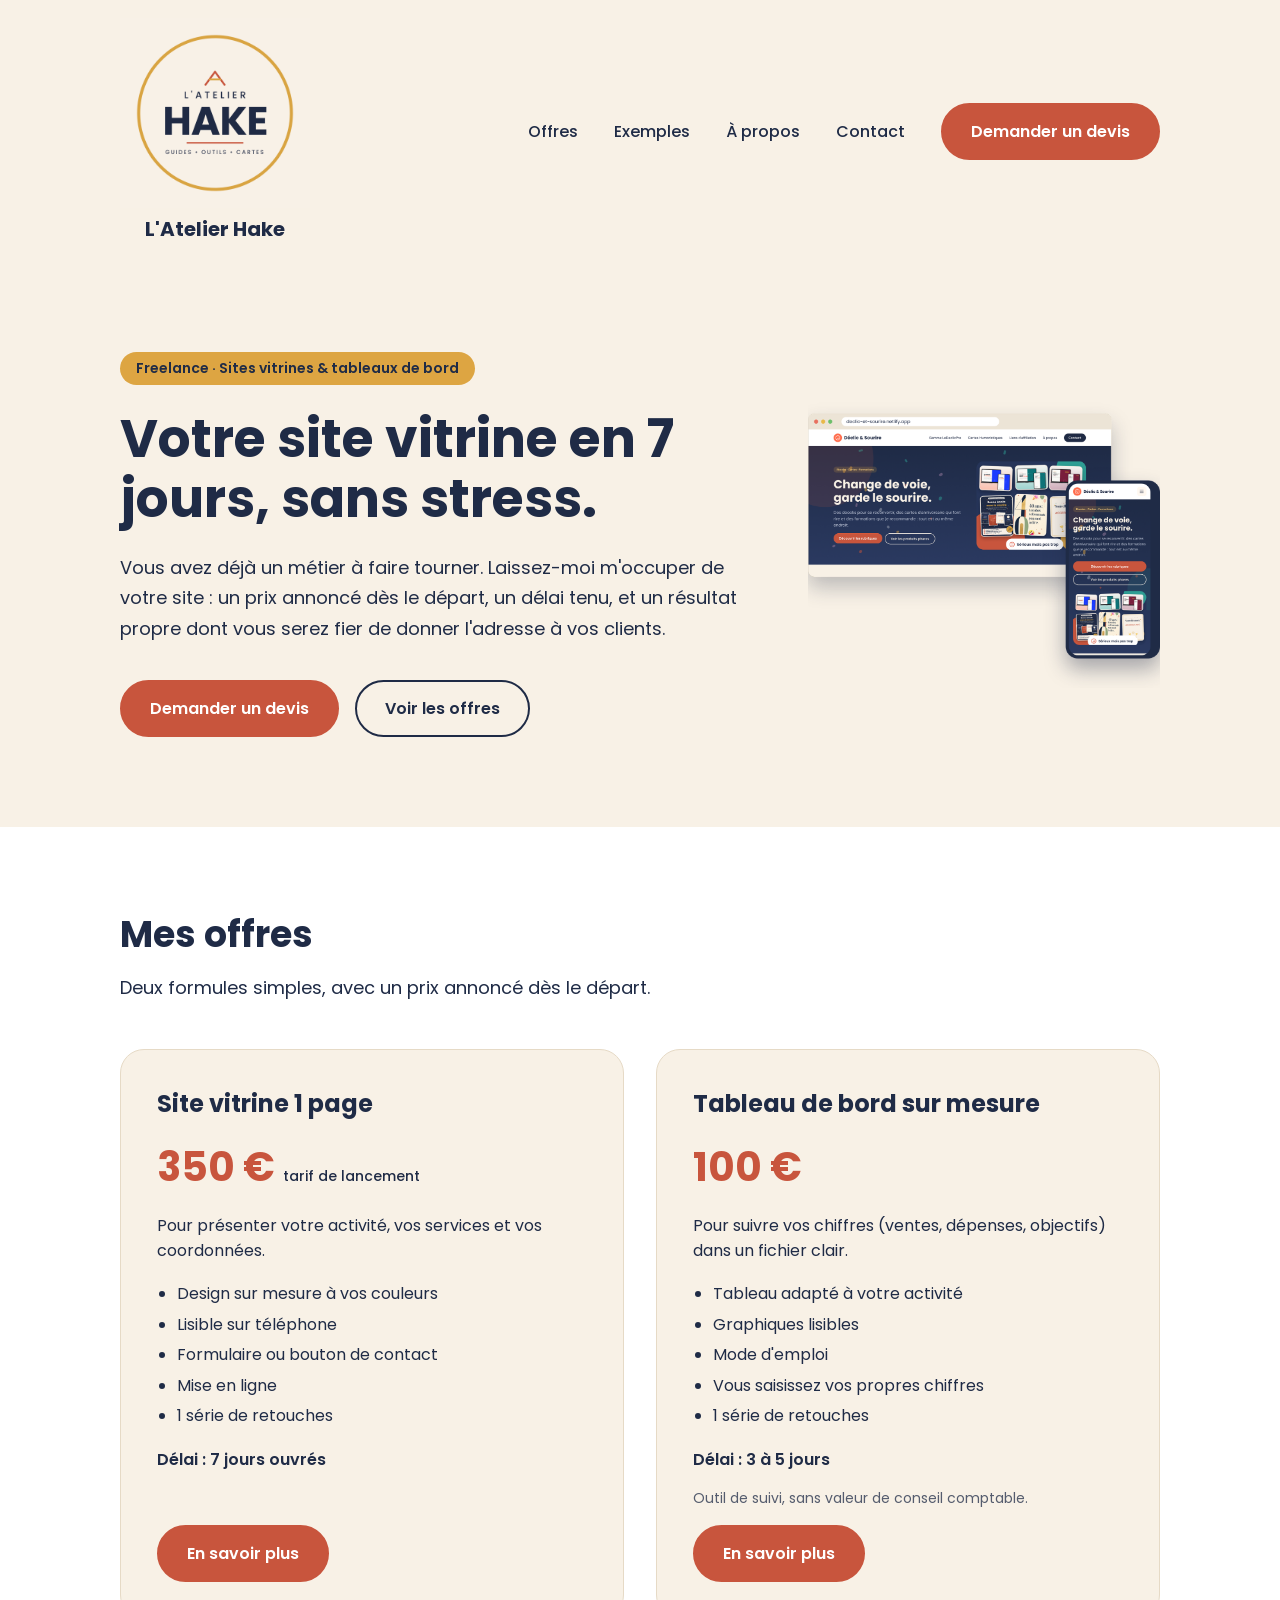
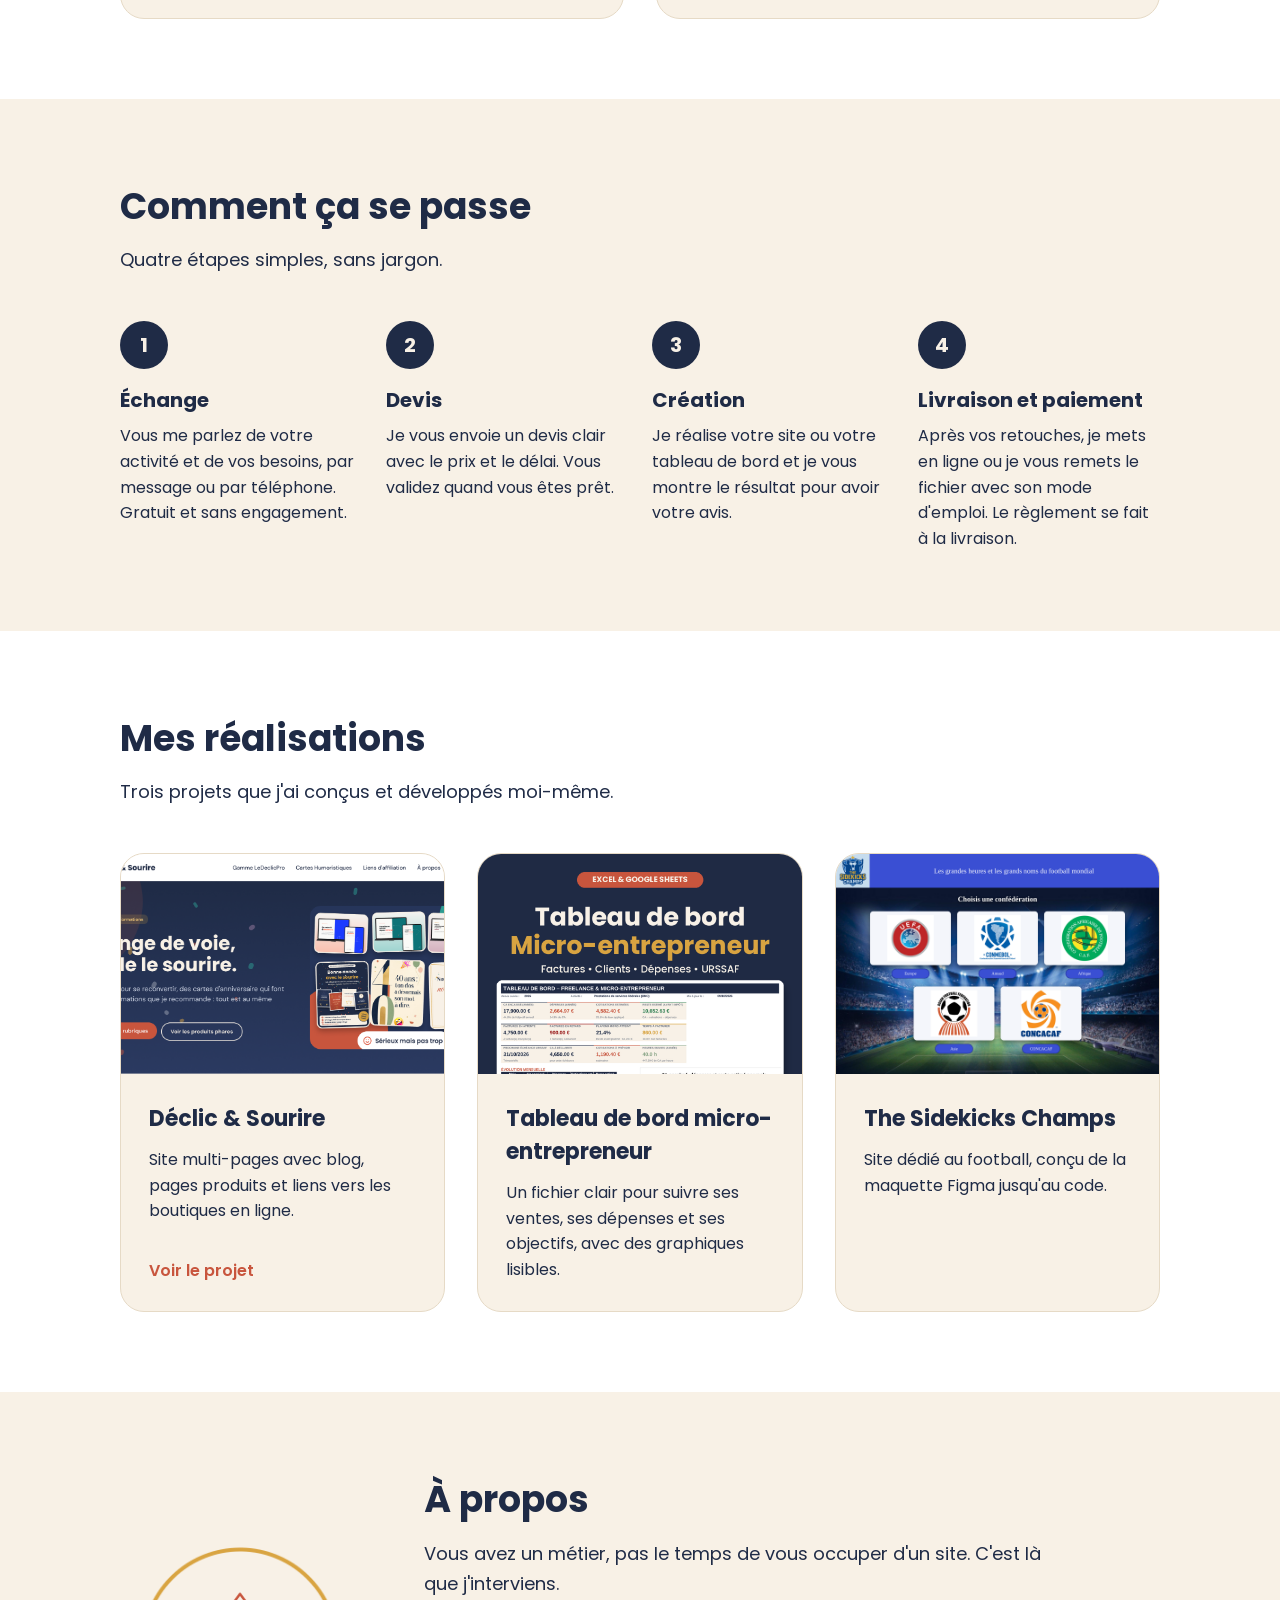
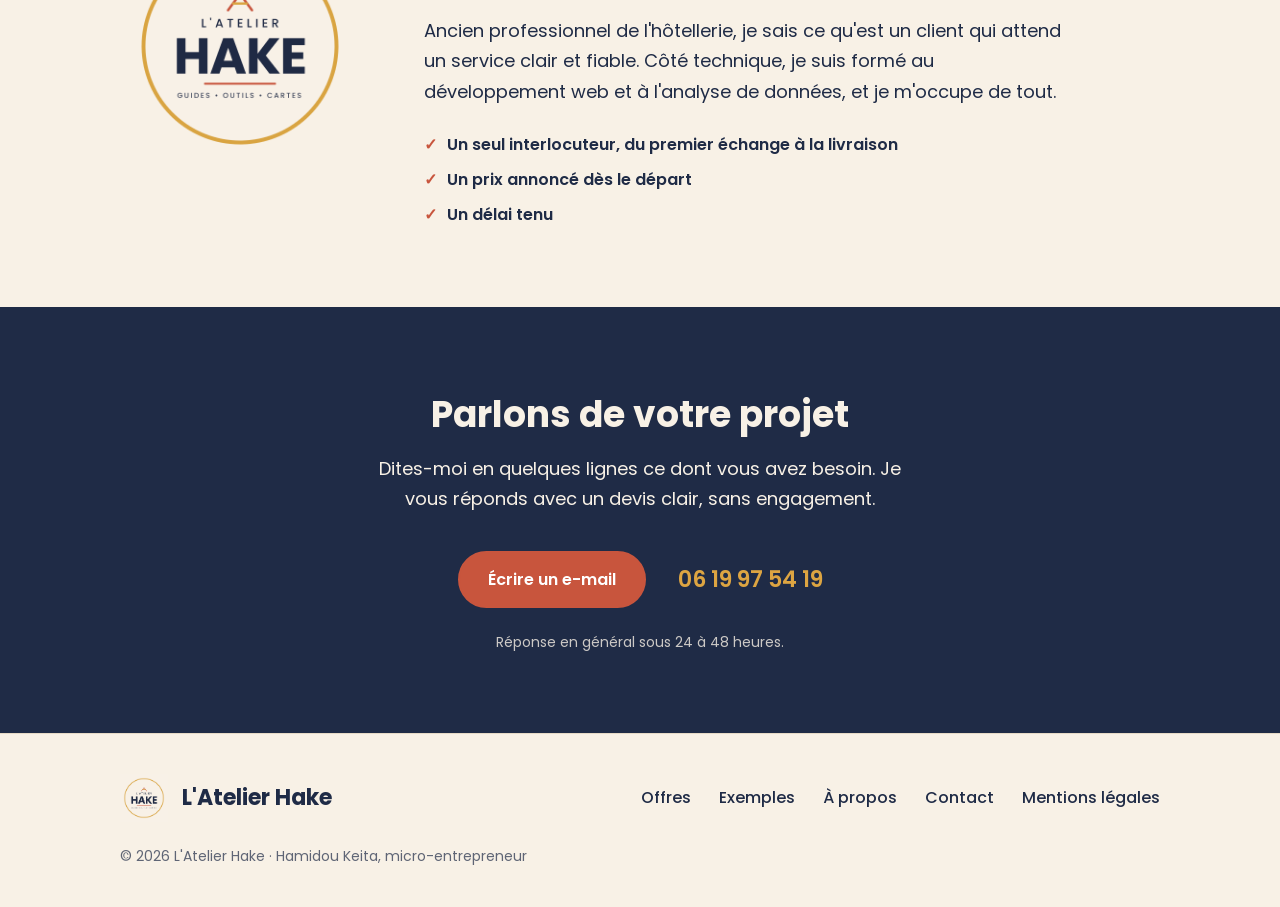
<file: index.html>
<!DOCTYPE html>
<html lang="fr">
<head>
    <meta charset="UTF-8">
    <meta name="viewport" content="width=device-width, initial-scale=1.0">
    <title>L'Atelier Hake - Site vitrine et tableaux de bord</title>
    <meta name="description" content="Création de sites vitrines et de tableaux de bord sur mesure pour les petits commerces et les indépendants. Prix annoncé dès le départ, délai tenu.">
    <link rel="icon" type="image/png" href="images/favicon.png">
    <meta name="theme-color" content="#F8F1E6">
    <meta property="og:title" content="L'Atelier Hake - Site vitrine et tableaux de bord">
    <meta property="og:description" content="Votre site vitrine en 7 jours, sans stress. Sites vitrines et tableaux de bord sur mesure.">
    <meta property="og:image" content="https://atelier-hake.netlify.app/images/hero-visuel.png">
    <meta property="og:url" content="https://atelier-hake.netlify.app/">
    <meta property="og:type" content="website">
    <link rel="canonical" href="https://atelier-hake.netlify.app/">
    <link rel="stylesheet" href="style.css">
</head>



<body>
<header class="header">
    <a href="#accueil" class="marque">
        <img src="images/logo-atelier-hake-creme.png" alt="logo L'Atelier Hake" width="56" height="56">
        <span>L'Atelier Hake</span>
    </a>
    <button class="burger" type="button" aria-label="Ouvrir le menu" aria-expanded="false" aria-controls="menu">
    <span></span>
    <span></span>
    <span></span>
</button>
    <nav class="menu" id="menu">
        <ul>
            <li><a href="#offres">Offres</a></li>
            <li><a href="#exemples">Exemples</a></li>
            <li><a href="#a-propos">À propos</a></li>
            <li><a href="#contact">Contact</a></li>
        </ul>
        <a href="#contact" class="bouton">Demander un devis</a>
    </nav>
</header> 
<section class="hero" id="accueil">
    <div class="hero-texte">
        <p class="etiquette">Freelance · Sites vitrines &amp; tableaux de bord</p>
        <h1>Votre site vitrine en 7 jours, sans stress.</h1>
        <p class="accroche">Vous avez déjà un métier à faire tourner. Laissez-moi m'occuper de votre site : un prix annoncé dès le départ, un délai tenu, et un résultat propre dont vous serez fier de donner l'adresse à vos clients.</p>
        <div class="hero-boutons">
            <a href="#contact" class="bouton">Demander un devis</a>
            <a href="#offres" class="bouton bouton--contour">Voir les offres</a>
        </div>
    </div>
    <div class="hero-visuel">
    <img src="images/hero-visuel.png" alt="Aperçu du site Déclic et Sourire sur ordinateur et sur téléphone" width="1100" height="893">
</div>
</section>
<section class="offres" id="offres">
    <h2>Mes offres</h2>
    <p class="offres-intro">Deux formules simples, avec un prix annoncé dès le départ.</p>

    <div class="cartes">
        <article class="carte">
            <h3>Site vitrine 1 page</h3>
            <p class="prix">350 € <span>tarif de lancement</span></p>
            <p class="carte-pour">Pour présenter votre activité, vos services et vos coordonnées.</p>
            <ul>
                <li>Design sur mesure à vos couleurs</li>
                <li>Lisible sur téléphone</li>
                <li>Formulaire ou bouton de contact</li>
                <li>Mise en ligne</li>
                <li>1 série de retouches</li>
            </ul>
            <p class="delai">Délai : 7 jours ouvrés</p>
            <a href="site-vitrine.html" class="bouton">En savoir plus</a>
        </article>

        <article class="carte">
            <h3>Tableau de bord sur mesure</h3>
            <p class="prix">100 €</p>
            <p class="carte-pour">Pour suivre vos chiffres (ventes, dépenses, objectifs) dans un fichier clair.</p>
            <ul>
                <li>Tableau adapté à votre activité</li>
                <li>Graphiques lisibles</li>
                <li>Mode d'emploi</li>
                <li>Vous saisissez vos propres chiffres</li>
                <li>1 série de retouches</li>
            </ul>
            <p class="delai">Délai : 3 à 5 jours</p>
            <p class="mention">Outil de suivi, sans valeur de conseil comptable.</p>
            <a href="tableau-de-bord.html" class="bouton">En savoir plus</a>
        </article>
    </div>
</section>
<section class="etapes" id="etapes">
    <h2>Comment ça se passe</h2>
    <p class="etapes-intro">Quatre étapes simples, sans jargon.</p>

    <ol class="liste-etapes">
        <li class="etape">
            <span class="etape-numero">1</span>
            <h3>Échange</h3>
            <p>Vous me parlez de votre activité et de vos besoins, par message ou par téléphone. Gratuit et sans engagement.</p>

        </li>
        <li class="etape">
            <span class="etape-numero">2</span>
            <h3>Devis</h3>
            <p>Je vous envoie un devis clair avec le prix et le délai. Vous validez quand vous êtes prêt.</p>
        </li>
        <li class="etape">
            <span class="etape-numero">3</span>
            <h3>Création</h3>
            <p>Je réalise votre site ou votre tableau de bord et je vous montre le résultat pour avoir votre avis.</p>
        </li>
        <li class="etape">
            <span class="etape-numero">4</span>
            <h3>Livraison et paiement</h3>
            <p>Après vos retouches, je mets en ligne ou je vous remets le fichier avec son mode d'emploi. Le règlement se fait à la livraison.</p>
        </li>
    </ol>
</section>  
<section class="exemples" id="exemples">
    <h2>Mes réalisations</h2>
    <p class="exemples-intro">Trois projets que j'ai conçus et développés moi-même.</p>

    <div class="cartes-exemples">
        <article class="exemple">
            <img src="images/exemple-declic-et-sourire.png" alt="Capture du site Déclic et Sourire">
            <div class="exemple-texte">
                <h3>Déclic &amp; Sourire</h3>
                <p>Site multi-pages avec blog, pages produits et liens vers les boutiques en ligne.</p>
                <a href="https://declic-et-sourire.netlify.app" class="lien-exemple" target="_blank" rel="noopener">Voir le projet</a>
            </div>
        </article>

        <article class="exemple">
            <img src="images/exemple-tableau-de-bord.png" alt="Capture du tableau de bord micro-entrepreneur">
            <div class="exemple-texte">
                <h3>Tableau de bord micro-entrepreneur</h3>
                <p>Un fichier clair pour suivre ses ventes, ses dépenses et ses objectifs, avec des graphiques lisibles.</p>
            </div>
        </article>

        <article class="exemple">
            <img src="images/exemple-sidekicks.png" alt="Capture du site The Sidekicks Champs">
            <div class="exemple-texte">
                <h3>The Sidekicks Champs</h3>
                <p>Site dédié au football, conçu de la maquette Figma jusqu'au code.</p>
                <!-- <a href="URL-A-AJOUTER" class="lien-exemple" target="_blank" rel="noopener">Voir le projet</a> -->
            </div>
        </article>
    </div>
</section>
<section class="apropos" id="a-propos">
    <div class="apropos-image">
        <img src="images/logo-atelier-hake-transparent.png" alt="Logo L'Atelier Hake" width="240" height="240">

    </div>
    <div class="apropos-texte">
        <h2>À propos</h2>
        <p>Vous avez un métier, pas le temps de vous occuper d'un site. C'est là que j'interviens.</p>
        <p>Ancien professionnel de l'hôtellerie, je sais ce qu'est un client qui attend un service clair et fiable. Côté technique, je suis formé au développement web et à l'analyse de données, et je m'occupe de tout.</p>
        <ul class="points-forts">
            <li>Un seul interlocuteur, du premier échange à la livraison</li>
            <li>Un prix annoncé dès le départ</li>
            <li>Un délai tenu</li>

        </ul>

    </div>

</section>
<section class="contact" id="contact">
    <h2>Parlons de votre projet</h2>
    <p class="contact-intro">Dites-moi en quelques lignes ce dont vous avez besoin. Je vous réponds avec un devis clair, sans engagement.</p>

    <div class="contact-actions">
        <a href="mailto:hake92240@gmail.com?subject=Demande%20de%20devis" class="bouton">Écrire un e-mail</a>
        <a href="tel:+33619975419" class="contact-tel">06 19 97 54 19</a>
    </div>

    <p class="contact-note">Réponse en général sous 24 à 48 heures.</p>

</section>
<footer class="footer">
    <div class="footer-haut">
        <a href="#accueil" class="marque">
            <img src="images/logo-atelier-hake-creme.png" alt="Logo L'Atelier Hake" width="48" height="48">
            <span>L'Atelier Hake</span>
        </a>
         <ul class="footer-liens">
            <li><a href="#offres">Offres</a></li>
            <li><a href="#exemples">Exemples</a></li>
            <li><a href="#a-propos">À propos</a></li>
            <li><a href="#contact">Contact</a></li>
            <li><a href="mentions-legales.html">Mentions légales</a></li>
        </ul>
    </div>
    <p class="footer-bas">© 2026 L'Atelier Hake · Hamidou Keita, micro-entrepreneur</p>

    </div>

</footer>
<script src="script.js"></script>
</body>
</html>
</file>
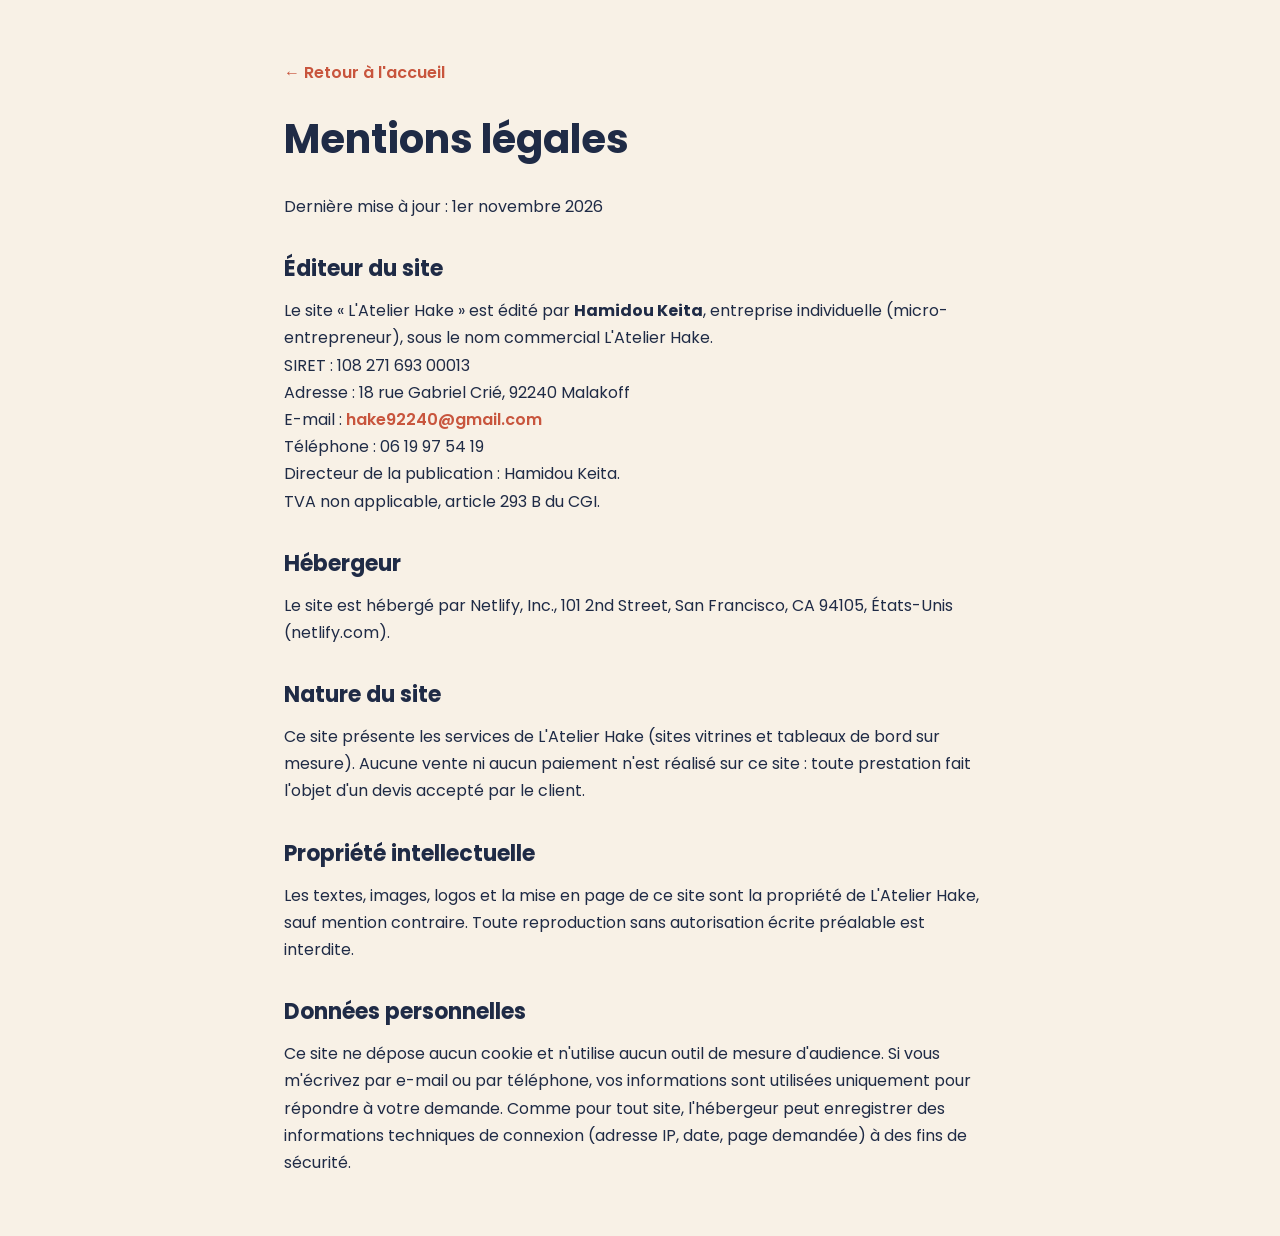
<file: mentions-legales.html>
<!DOCTYPE html>
<html lang="fr">
<head>
    <meta charset="UTF-8">
    <meta name="viewport" content="width=device-width, initial-scale=1.0">
    <title>Mentions légales - L'Atelier Hake</title>
    <link rel="stylesheet" href="style.css">
</head>
<body>
    <main class="legal">
    <a href="index.html">← Retour à l'accueil</a>
    <h1>Mentions légales</h1>
    <p>Dernière mise à jour : 1er novembre 2026</p>

    <h2>Éditeur du site</h2>
    <p>Le site « L'Atelier Hake » est édité par <strong>Hamidou Keita</strong>, entreprise individuelle (micro-entrepreneur), sous le nom commercial L'Atelier Hake.</p>
    <p>SIRET : 108 271 693 00013<br>
    Adresse : 18 rue Gabriel Crié, 92240 Malakoff<br>
    E-mail : <a href="mailto:hake92240@gmail.com">hake92240@gmail.com</a><br>
    Téléphone : 06 19 97 54 19</p>
    <p>Directeur de la publication : Hamidou Keita.</p>
    <p>TVA non applicable, article 293 B du CGI.</p>

    <h2>Hébergeur</h2>
    <p>Le site est hébergé par Netlify, Inc., 101 2nd Street, San Francisco, CA 94105, États-Unis (netlify.com).</p>

    <h2>Nature du site</h2>
    <p>Ce site présente les services de L'Atelier Hake (sites vitrines et tableaux de bord sur mesure). Aucune vente ni aucun paiement n'est réalisé sur ce site : toute prestation fait l'objet d'un devis accepté par le client.</p>

    <h2>Propriété intellectuelle</h2>
    <p>Les textes, images, logos et la mise en page de ce site sont la propriété de L'Atelier Hake, sauf mention contraire. Toute reproduction sans autorisation écrite préalable est interdite.</p>

    <h2>Données personnelles</h2>
    <p>Ce site ne dépose aucun cookie et n'utilise aucun outil de mesure d'audience. Si vous m'écrivez par e-mail ou par téléphone, vos informations sont utilisées uniquement pour répondre à votre demande. Comme pour tout site, l'hébergeur peut enregistrer des informations techniques de connexion (adresse IP, date, page demandée) à des fins de sécurité.</p>
</main>
</body>
</html>
</file>
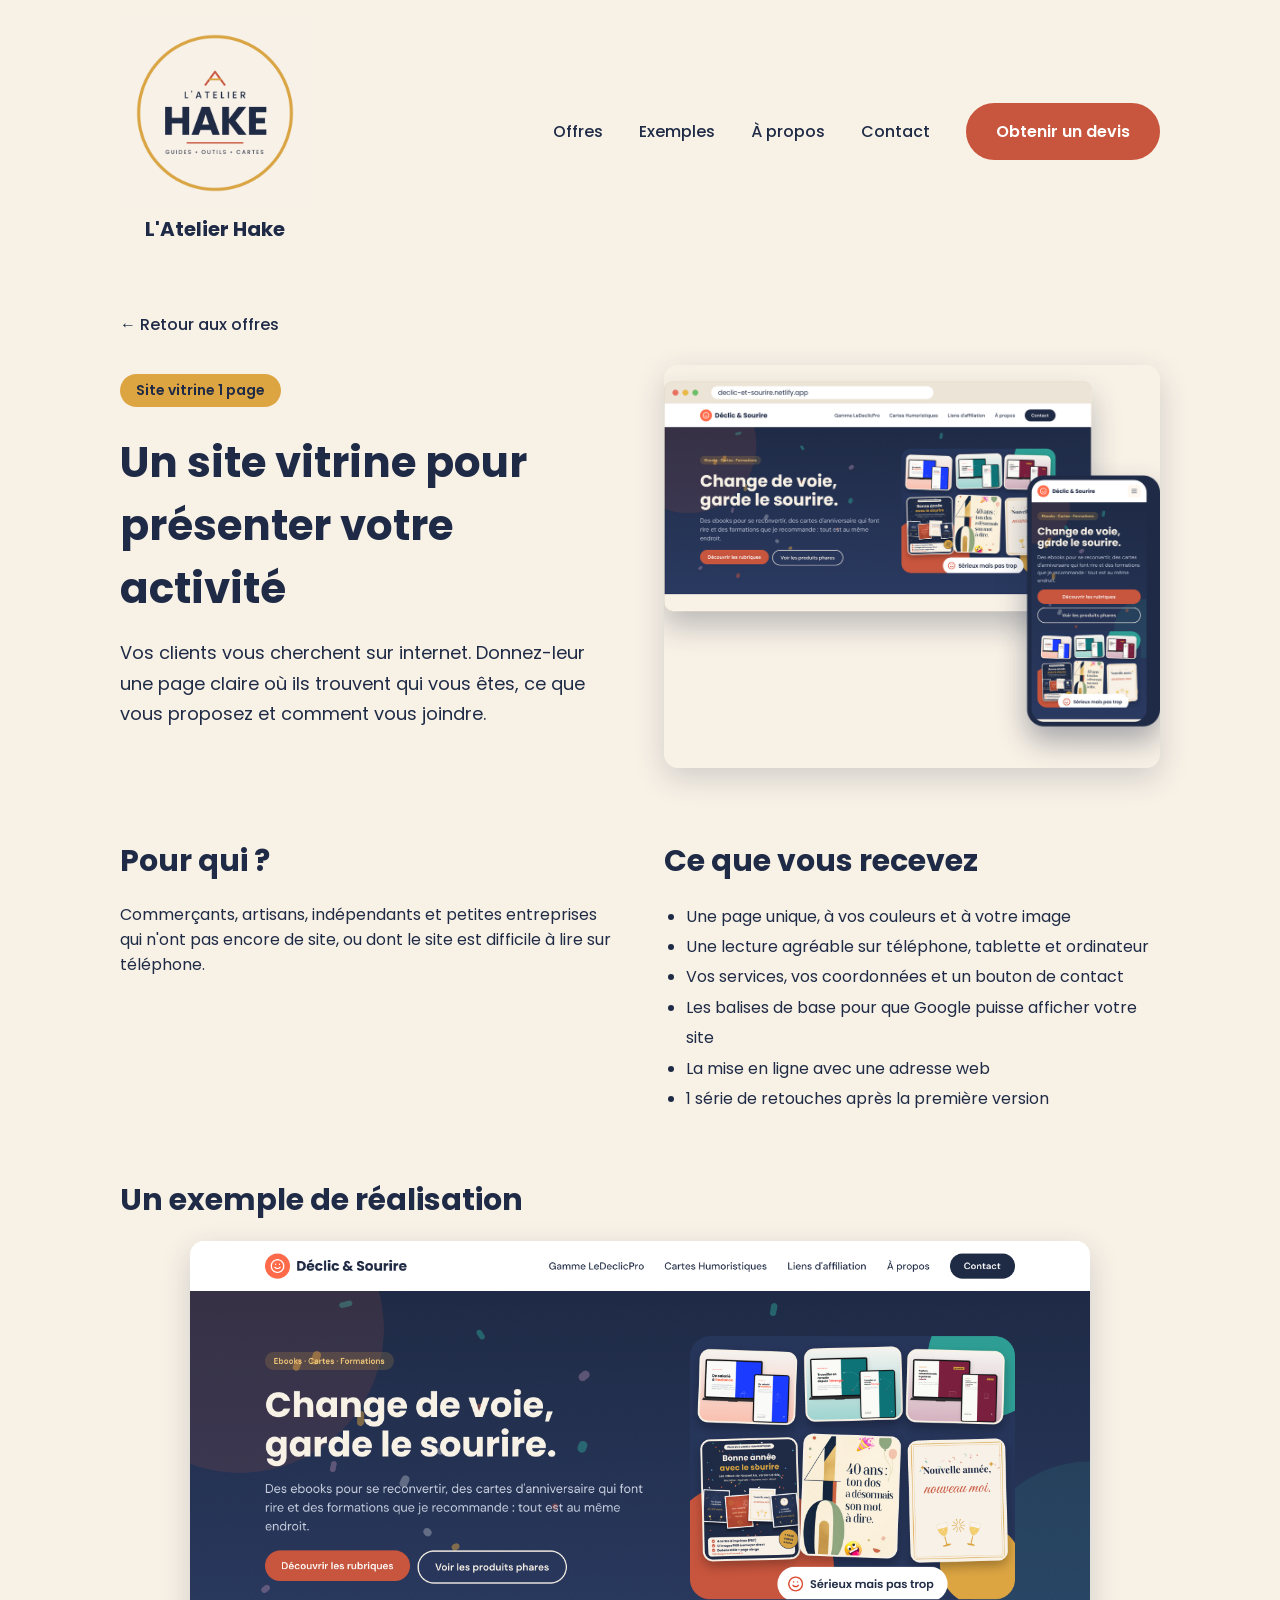
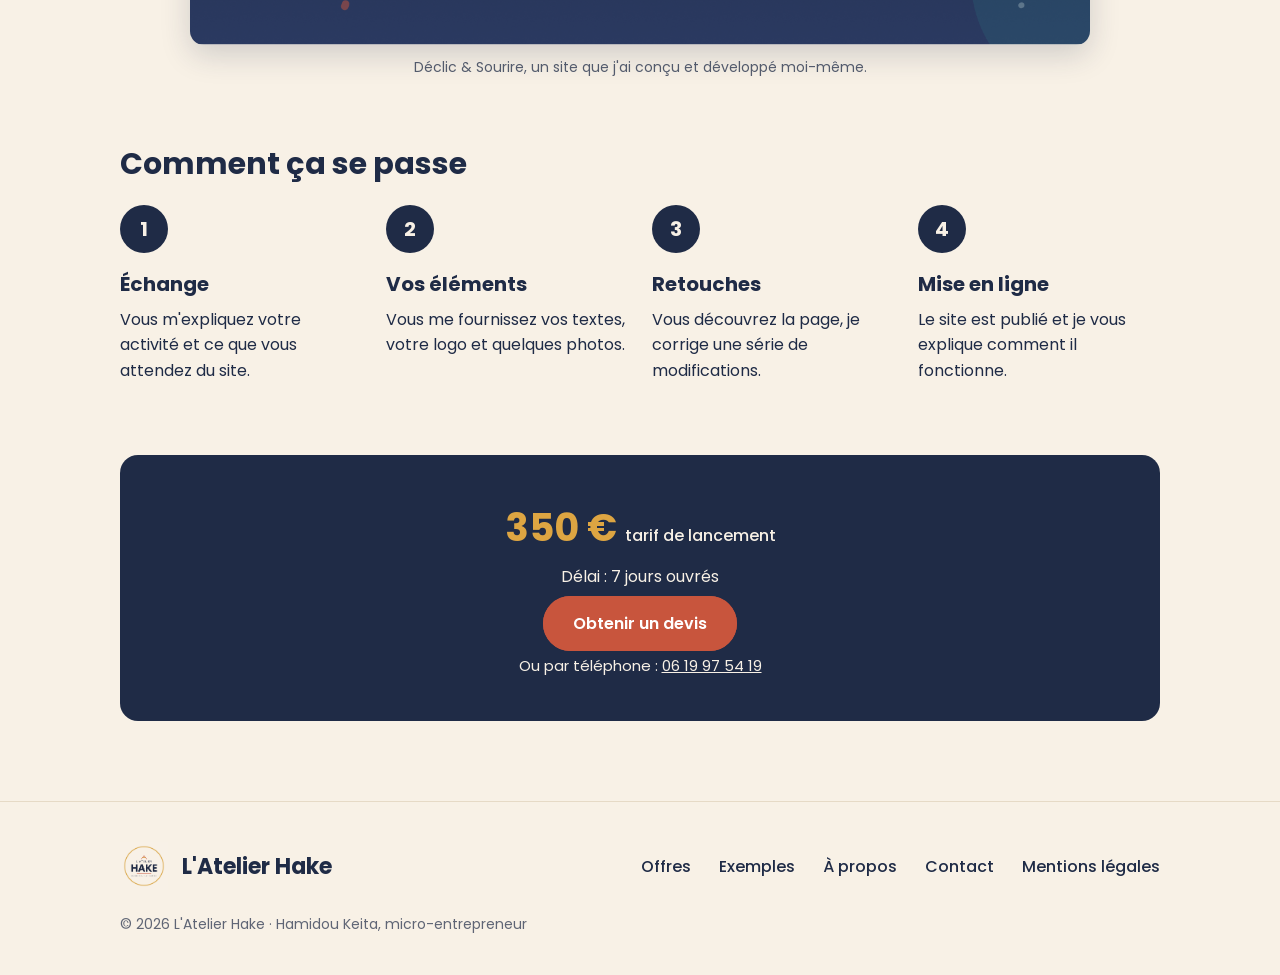
<file: site-vitrine.html>
<!DOCTYPE html>
<html lang="fr">
<head>
    <meta charset="UTF-8">
    <meta name="viewport" content="width=device-width, initial-scale=1.0">
    <title>Site vitrine 1 page - L'Atelier Hake</title>
    <meta name="description" content="Un site vitrine d'une page pour présenter votre activité, lisible sur téléphone, mis en ligne en 7 jours ouvrés. 350 € (tarif de lancement).">
    <link rel="icon" type="image/png" href="images/favicon.png">
    <meta name="theme-color" content="#F8F1E6">
    <meta property="og:title" content="Site vitrine 1 page - L'Atelier Hake">
    <meta property="og:description" content="Un site vitrine d'une page pour présenter votre activité, lisible sur téléphone, mis en ligne en 7 jours ouvrés. 350 € (tarif de lancement).">
    <meta property="og:image" content="https://atelier-hake.netlify.app/images/hero-visuel.png">
    <meta property="og:url" content="https://atelier-hake.netlify.app/site-vitrine.html">
    <meta property="og:type" content="website">
    <link rel="canonical" href="https://atelier-hake.netlify.app/site-vitrine.html">
    <link rel="stylesheet" href="style.css">
</head>
<body>
<header class="header">
    <a href="index.html#accueil" class="marque">
        <img src="images/logo-atelier-hake-creme.png" alt="logo L'Atelier Hake" width="56" height="56">
        <span>L'Atelier Hake</span>
    </a>
    <button class="burger" type="button" aria-label="Ouvrir le menu" aria-expanded="false" aria-controls="menu">
        <span></span>
        <span></span>
        <span></span>
    </button>
    <nav class="menu" id="menu">
        <ul>
            <li><a href="index.html#offres">Offres</a></li>
            <li><a href="index.html#exemples">Exemples</a></li>
            <li><a href="index.html#a-propos">À propos</a></li>
            <li><a href="index.html#contact">Contact</a></li>
        </ul>
        <a href="#devis" class="bouton">Obtenir un devis</a>
    </nav>
</header>

<main class="page-offre">
    <a href="index.html#offres" class="retour">← Retour aux offres</a>

    <section class="po-haut">
        <div class="po-haut-texte">
            <p class="etiquette">Site vitrine 1 page</p>
            <h1>Un site vitrine pour présenter votre activité</h1>
            <p class="accroche">Vos clients vous cherchent sur internet. Donnez-leur une page claire où ils trouvent qui vous êtes, ce que vous proposez et comment vous joindre.</p>
        </div>
        <div class="po-haut-visuel">
            <img src="images/hero-visuel.png" alt="Aperçu d'un site vitrine sur ordinateur et sur téléphone">
        </div>
    </section>

    <section class="po-bloc po-deux">
        <div>
            <h2>Pour qui ?</h2>
            <p>Commerçants, artisans, indépendants et petites entreprises qui n'ont pas encore de site, ou dont le site est difficile à lire sur téléphone.</p>
        </div>
        <div>
            <h2>Ce que vous recevez</h2>
            <ul>
                <li>Une page unique, à vos couleurs et à votre image</li>
                <li>Une lecture agréable sur téléphone, tablette et ordinateur</li>
                <li>Vos services, vos coordonnées et un bouton de contact</li>
                <li>Les balises de base pour que Google puisse afficher votre site</li>
                <li>La mise en ligne avec une adresse web</li>
                <li>1 série de retouches après la première version</li>
            </ul>
        </div>
    </section>

    <section class="po-bloc">
        <h2>Un exemple de réalisation</h2>
        <img class="po-grande-image" src="images/exemple-declic-et-sourire.png" alt="Page d'accueil du site Déclic et Sourire, réalisé par L'Atelier Hake" width="1440" height="645">
        <p class="po-legende">Déclic &amp; Sourire, un site que j'ai conçu et développé moi-même.</p>
    </section>

    <section class="po-bloc">
        <h2>Comment ça se passe</h2>
        <ol class="liste-etapes">
            <li class="etape">
                <span class="etape-numero">1</span>
                <h3>Échange</h3>
                <p>Vous m'expliquez votre activité et ce que vous attendez du site.</p>
            </li>
            <li class="etape">
                <span class="etape-numero">2</span>
                <h3>Vos éléments</h3>
                <p>Vous me fournissez vos textes, votre logo et quelques photos.</p>
            </li>
            <li class="etape">
                <span class="etape-numero">3</span>
                <h3>Retouches</h3>
                <p>Vous découvrez la page, je corrige une série de modifications.</p>
            </li>
            <li class="etape">
                <span class="etape-numero">4</span>
                <h3>Mise en ligne</h3>
                <p>Le site est publié et je vous explique comment il fonctionne.</p>
            </li>
        </ol>
    </section>

    <section class="po-devis" id="devis">
        <p class="po-prix">350 € <span>tarif de lancement</span></p>
        <p class="po-delai">Délai : 7 jours ouvrés</p>
        <a href="mailto:hake92240@gmail.com?subject=Demande%20de%20devis" class="bouton">Obtenir un devis</a>
        <p class="po-tel">Ou par téléphone : <a href="tel:+33619975419">06 19 97 54 19</a></p>
    </section>
</main>

<footer class="footer">
    <div class="footer-haut">
        <a href="index.html#accueil" class="marque">
            <img src="images/logo-atelier-hake-creme.png" alt="Logo L'Atelier Hake" width="48" height="48">
            <span>L'Atelier Hake</span>
        </a>
        <ul class="footer-liens">
            <li><a href="index.html#offres">Offres</a></li>
            <li><a href="index.html#exemples">Exemples</a></li>
            <li><a href="index.html#a-propos">À propos</a></li>
            <li><a href="index.html#contact">Contact</a></li>
            <li><a href="mentions-legales.html">Mentions légales</a></li>
        </ul>
    </div>
    <p class="footer-bas">© 2026 L'Atelier Hake · Hamidou Keita, micro-entrepreneur</p>
</footer>
<script src="script.js"></script>
</body>
</html>
</file>
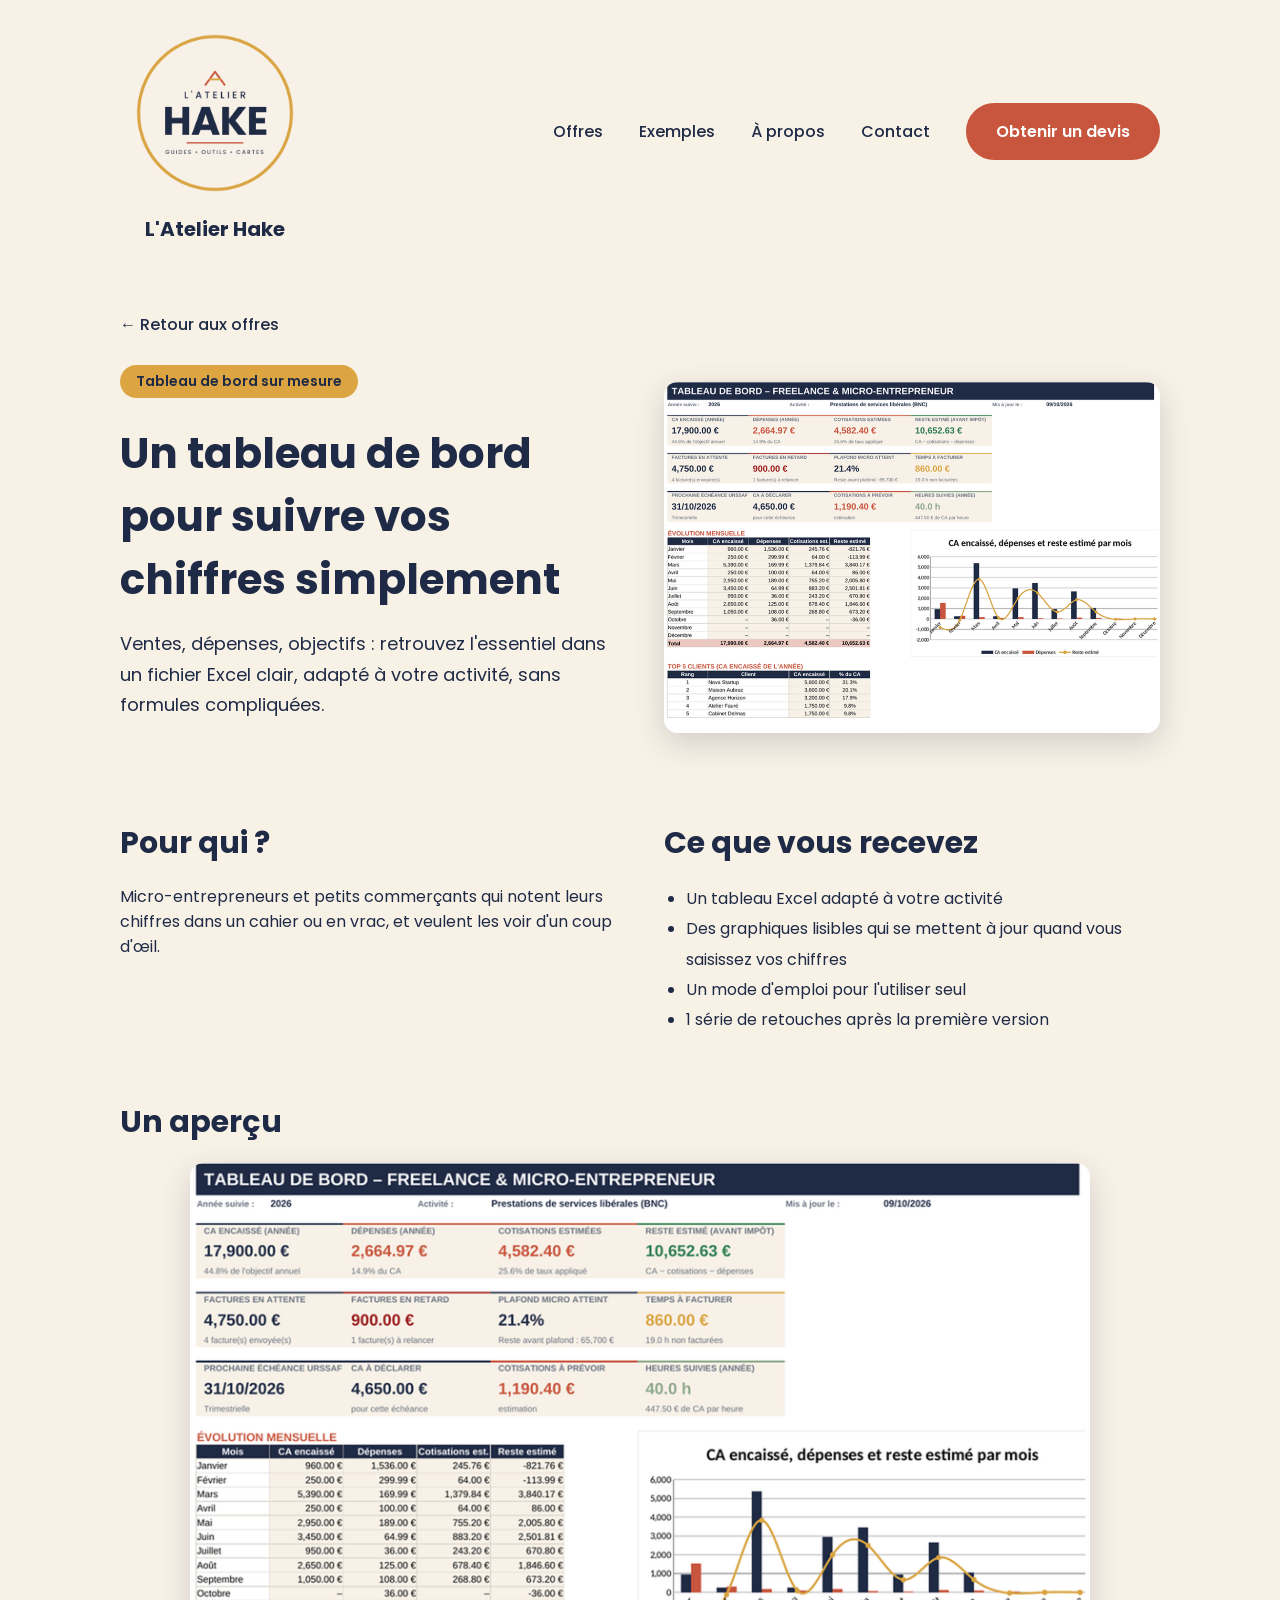
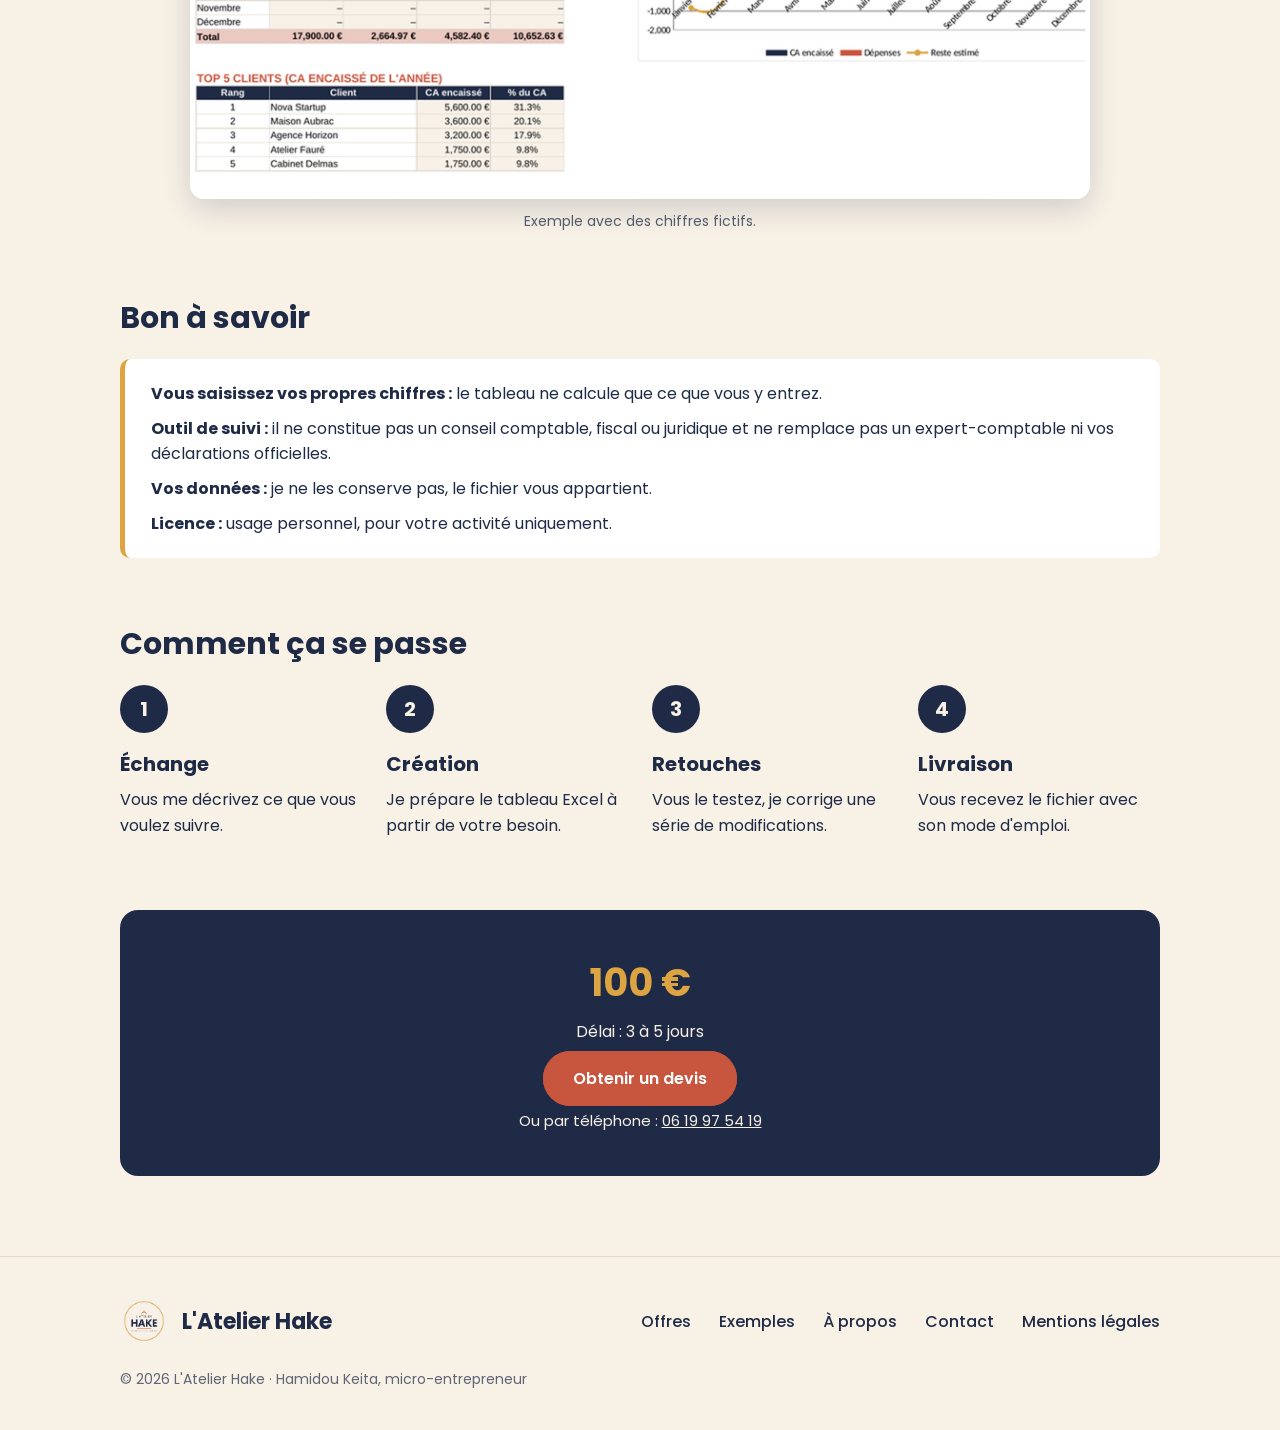
<file: tableau-de-bord.html>
<!DOCTYPE html>
<html lang="fr">
<head>
    <meta charset="UTF-8">
    <meta name="viewport" content="width=device-width, initial-scale=1.0">
    <title>Tableau de bord sur mesure - L'Atelier Hake</title>
    <meta name="description" content="Un tableau de bord Excel sur mesure pour suivre vos ventes, dépenses et objectifs. 100 €, livré en 3 à 5 jours avec son mode d'emploi.">
    <link rel="icon" type="image/png" href="images/favicon.png">
    <meta name="theme-color" content="#F8F1E6">
    <meta property="og:title" content="Tableau de bord sur mesure - L'Atelier Hake">
    <meta property="og:description" content="Un tableau de bord Excel sur mesure pour suivre vos ventes, dépenses et objectifs. 100 €, livré en 3 à 5 jours avec son mode d'emploi.">
    <meta property="og:image" content="https://atelier-hake.netlify.app/images/hero-visuel.png">
    <meta property="og:url" content="https://atelier-hake.netlify.app/tableau-de-bord.html">
    <meta property="og:type" content="website">
    <link rel="canonical" href="https://atelier-hake.netlify.app/tableau-de-bord.html">
    <link rel="stylesheet" href="style.css">
</head>
<body>
<header class="header">
    <a href="index.html#accueil" class="marque">
        <img src="images/logo-atelier-hake-creme.png" alt="logo L'Atelier Hake" width="56" height="56">
        <span>L'Atelier Hake</span>
    </a>
    <button class="burger" type="button" aria-label="Ouvrir le menu" aria-expanded="false" aria-controls="menu">
        <span></span>
        <span></span>
        <span></span>
    </button>
    <nav class="menu" id="menu">
        <ul>
            <li><a href="index.html#offres">Offres</a></li>
            <li><a href="index.html#exemples">Exemples</a></li>
            <li><a href="index.html#a-propos">À propos</a></li>
            <li><a href="index.html#contact">Contact</a></li>
        </ul>
        <a href="#devis" class="bouton">Obtenir un devis</a>
    </nav>
</header>

<main class="page-offre">
    <a href="index.html#offres" class="retour">← Retour aux offres</a>

    <section class="po-haut">
        <div class="po-haut-texte">
            <p class="etiquette">Tableau de bord sur mesure</p>
            <h1>Un tableau de bord pour suivre vos chiffres simplement</h1>
            <p class="accroche">Ventes, dépenses, objectifs : retrouvez l'essentiel dans un fichier Excel clair, adapté à votre activité, sans formules compliquées.</p>
        </div>
        <div class="po-haut-visuel">
            <img src="images/apercu-tableau-de-bord.png" alt="Aperçu d'un tableau de bord avec indicateurs et graphique">
        </div>
    </section>

    <section class="po-bloc po-deux">
        <div>
            <h2>Pour qui ?</h2>
            <p>Micro-entrepreneurs et petits commerçants qui notent leurs chiffres dans un cahier ou en vrac, et veulent les voir d'un coup d'œil.</p>
        </div>
        <div>
            <h2>Ce que vous recevez</h2>
            <ul>
                <li>Un tableau Excel adapté à votre activité</li>
                <li>Des graphiques lisibles qui se mettent à jour quand vous saisissez vos chiffres</li>
                <li>Un mode d'emploi pour l'utiliser seul</li>
                <li>1 série de retouches après la première version</li>
            </ul>
        </div>
    </section>

    <section class="po-bloc">
        <h2>Un aperçu</h2>
        <img class="po-grande-image" src="images/apercu-tableau-de-bord.png" alt="Aperçu d'un tableau de bord : indicateurs, tableau mensuel et graphique" width="921" height="648">
        <p class="po-legende">Exemple avec des chiffres fictifs.</p>
    </section>

    <section class="po-bloc">
        <h2>Bon à savoir</h2>
        <div class="po-note">
            <p><strong>Vous saisissez vos propres chiffres :</strong> le tableau ne calcule que ce que vous y entrez.</p>
            <p><strong>Outil de suivi :</strong> il ne constitue pas un conseil comptable, fiscal ou juridique et ne remplace pas un expert-comptable ni vos déclarations officielles.</p>
            <p><strong>Vos données :</strong> je ne les conserve pas, le fichier vous appartient.</p>
            <p><strong>Licence :</strong> usage personnel, pour votre activité uniquement.</p>
        </div>
    </section>

    <section class="po-bloc">
        <h2>Comment ça se passe</h2>
        <ol class="liste-etapes">
            <li class="etape">
                <span class="etape-numero">1</span>
                <h3>Échange</h3>
                <p>Vous me décrivez ce que vous voulez suivre.</p>
            </li>
            <li class="etape">
                <span class="etape-numero">2</span>
                <h3>Création</h3>
                <p>Je prépare le tableau Excel à partir de votre besoin.</p>
            </li>
            <li class="etape">
                <span class="etape-numero">3</span>
                <h3>Retouches</h3>
                <p>Vous le testez, je corrige une série de modifications.</p>
            </li>
            <li class="etape">
                <span class="etape-numero">4</span>
                <h3>Livraison</h3>
                <p>Vous recevez le fichier avec son mode d'emploi.</p>
            </li>
        </ol>
    </section>

    <section class="po-devis" id="devis">
        <p class="po-prix">100 €</p>
        <p class="po-delai">Délai : 3 à 5 jours</p>
        <a href="mailto:hake92240@gmail.com?subject=Demande%20de%20devis" class="bouton">Obtenir un devis</a>
        <p class="po-tel">Ou par téléphone : <a href="tel:+33619975419">06 19 97 54 19</a></p>
    </section>
</main>

<footer class="footer">
    <div class="footer-haut">
        <a href="index.html#accueil" class="marque">
            <img src="images/logo-atelier-hake-creme.png" alt="Logo L'Atelier Hake" width="48" height="48">
            <span>L'Atelier Hake</span>
        </a>
        <ul class="footer-liens">
            <li><a href="index.html#offres">Offres</a></li>
            <li><a href="index.html#exemples">Exemples</a></li>
            <li><a href="index.html#a-propos">À propos</a></li>
            <li><a href="index.html#contact">Contact</a></li>
            <li><a href="mentions-legales.html">Mentions légales</a></li>
        </ul>
    </div>
    <p class="footer-bas">© 2026 L'Atelier Hake · Hamidou Keita, micro-entrepreneur</p>
</footer>
<script src="script.js"></script>
</body>
</html>
</file>
<file: style.css>
@font-face {
    font-family: 'Poppins';
    src: url('fonts/poppins-latin-400-normal.woff2') format('woff2');
    font-weight: 400;
    font-style: normal;
    font-display: swap;
}

@font-face {
    font-family: 'Poppins';
    src: url('fonts/poppins-latin-500-normal.woff2') format('woff2');
    font-weight: 500;
    font-style: normal;
    font-display: swap;
}

@font-face {
    font-family: 'Poppins';
    src: url('fonts/poppins-latin-600-normal.woff2') format('woff2');
    font-weight: 600;
    font-style: normal;
    font-display: swap;
}

@font-face {
    font-family: 'Poppins';
    src: url('fonts/poppins-latin-700-normal.woff2') format('woff2');
    font-weight: 700;
    font-style: normal;
    font-display: swap;
}


:root {
     --creme: #F8F1E6;
    --marine: #1F2B46;
    --corail: #C8553D;
    --or: #DDA542;
}

html {
    scroll-behavior: smooth;
}

* {
    box-sizing: border-box;
    margin: 0;
}

body {
    font-family: 'Poppins', Arial, Helvetica, sans-serif;
    background: var(--creme);
    color: var(--marine);
}

.header {
    display: flex;
    justify-content: space-between;
    align-items: center;
    padding: 18px 120px;
}

.marque {
    display: flex;
    align-items: center;
    gap: 14px;
    text-decoration: none;
    color: var(--marine);
    font-weight: 700;
    font-size: 22px;
}

.header .marque {
    flex-direction: column;
    gap: 6px;
    font-size: 20px;
}

.header .marque img {
    width: 190px;
    height: 190px;
}


.menu {
    display: flex;
    align-items: center;
    gap: 36px;
}

.menu ul {
    display: flex;
    gap: 36px;
    list-style: none;
    padding: 0;
}

.menu ul a {
    text-decoration: none;
    color: var(--marine);
    font-weight: 500;
}

.bouton {
    background: var(--corail);
    color: #fff;
    text-decoration: none;
    padding: 14px 28px;
    border-radius: 999px;
    font-weight: 600;
    border: 2px solid var(--corail);
}

.burger {
    display: none;
    flex-direction: column;
    align-items: center;
    justify-content: center;
    gap: 5px;
    width: 48px;
    height: 48px;
    background: none;
    border: 2px solid var(--marine);
    border-radius: 12px;
    cursor: pointer;
}

.burger span {
    display: block;
    width: 22px;
    height: 2px;
    background: var(--marine);
}

.hero {
    display: flex;
    align-items: center;
    gap: 48px;
    padding: 90px 120px;
}

.hero-texte {
    max-width: 640px;
}

.hero-visuel {
    flex: 1;
}

.hero-visuel img {
    display: block;
    width: 100%;
    height: auto;
}

.etiquette {
    display: inline-block;
    background: var(--or);
    color: var(--marine);
    font-size: 14px;
    font-weight: 600;
    padding: 6px 16px;
    border-radius: 999px;
    margin-bottom: 24px;
}

.hero h1 {
    font-size: 52px;
    line-height: 1.15;
    margin-bottom: 24px;
}

.accroche {
    font-size: 18px;
    line-height: 1.7;
    margin-bottom: 36px;
}


.hero-boutons {
    display: flex;
    gap: 16px;
    flex-wrap: wrap;
}

.bouton--contour {
    background: transparent;
    color: var(--marine);
    border: 2px solid var(--marine);
}


.offres {
    padding: 80px 120px;
    background: #fff;
}

h2 {
    font-size: 36px;
    margin-bottom: 12px;
}

.offres-intro,
.etapes-intro,
.exemples-intro {
    font-size: 18px;
    margin-bottom: 48px;
}

.cartes {
    display: flex;
    gap: 32px;
}

.carte {
    flex: 1;
    display: flex;
    flex-direction: column;
    gap: 16px;
    background: var(--creme);
    border: 1px solid #e6dac6;
    border-radius: 24px;
    padding: 36px;
}

.carte h3 {
    font-size: 24px;
}

.prix {
    font-size: 40px;
    font-weight: 700;
    color: var(--corail);
}

.prix span {
    font-size: 14px;
    font-weight: 500;
    color: var(--marine);
}

.carte ul {
    padding-left: 20px;
    line-height: 1.9;
}

.delai {
    font-weight: 600;
}

.mention {
    font-size: 14px;
    opacity: 0.75;
}

.carte .bouton {
    align-self: flex-start;
    margin-top: auto;
}

.etapes {
    padding: 80px 120px;
}

.liste-etapes {
    display: flex;
    gap: 24px;
    list-style: none;
    padding: 0;
}

.etape {
    flex: 1;
}

.etape-numero {
    display: flex;
    align-items: center;
    justify-content: center;
    width: 48px;
    height: 48px;
    border-radius: 50%;
    background: var(--marine);
    color: var(--creme);
    font-weight: 700;
    font-size: 20px;
    margin-bottom: 16px;
}

.etape h3 {
    font-size: 20px;
    margin-bottom: 8px;
}

.etape p {
    line-height: 1.6;
}

.exemples {
    padding: 80px 120px;
    background: #fff;
}

.cartes-exemples {
    display: flex;
    gap: 32px;
}

.exemple {
    flex: 1;
    display: flex;
    flex-direction: column;
    background: var(--creme);
    border: 1px solid #e6dac6;
    border-radius: 24px;
    overflow: hidden;
}

.exemple img {
    width: 100%;
    height: 220px;
    object-fit: cover;
    object-position: top;
}

.exemple-texte {
    display: flex;
    flex-direction: column;
    flex: 1;
    gap: 12px;
    padding: 28px;
}

.exemple-texte h3 {
    font-size: 22px;
}

.exemple-texte p {
    line-height: 1.6;
}

.lien-exemple {
    margin-top: auto;
    color: var(--corail);
    font-weight: 600;
    text-decoration: none;
}

.lien-exemple:hover {
    text-decoration: underline;
}

.apropos {
    display: flex;
    align-items: center;
    gap: 64px;
    padding: 80px 120px;
}

.apropos-texte {
    max-width: 640px;
}

.apropos-texte p {
    font-size: 18px;
    line-height: 1.7;
    margin-bottom: 16px;
}

.points-forts {
    display: flex;
    flex-direction: column;
    gap: 10px;
    list-style: none;
    padding: 0;
    margin-top: 24px;
}

.points-forts li {
    font-weight: 600;
}

.points-forts li::before {
    content: "✓";
    color: var(--corail);
    margin-right: 10px;
}

.contact {
    background: var(--marine);
    color: var(--creme);
    text-align: center;
    padding: 80px 120px;
}

.contact-intro {
    font-size: 18px;
    line-height: 1.7;
    max-width: 560px;
    margin: 0 auto 36px;
}

.contact-actions {
    display: flex;
    justify-content: center;
    align-items: center;
    gap: 32px;
    flex-wrap: wrap;
}

.contact-tel {
    color: var(--or);
    font-size: 22px;
    font-weight: 600;
    text-decoration: none;
}

.contact-note {
    margin-top: 24px;
    font-size: 14px;
    opacity: 0.8;
}

.footer {
    background: var(--creme);
    border-top: 1px solid #e6dac6;
    padding: 40px 120px;
}

.footer-haut {
    display: flex;
    justify-content: space-between;
    align-items: center;
    margin-bottom: 24px;
}

.footer-liens {
    display: flex;
    gap: 28px;
    list-style: none;
    padding: 0;
}

.footer-liens a {
    text-decoration: none;
    color: var(--marine);
    font-weight: 500;
}

.footer-liens a:hover {
    color: var(--corail);
}

.footer-bas {
    font-size: 14px;
    opacity: 0.7;
}

.legal {
    max-width: 760px;
    margin: 0 auto;
    padding: 60px 24px;
}

.legal a {
    color: var(--corail);
    font-weight: 600;
    text-decoration: none;
}

.legal h1 {
    font-size: 40px;
    margin: 24px 0;
}

.legal h2 {
    font-size: 22px;
    margin-top: 32px;
}

.legal p {
    line-height: 1.7;
}


@media (max-width: 900px) {
    .header,
    .hero,
    .offres,
    .etapes,
    .exemples,
    .apropos,
    .contact,
    .footer {
        padding-left: 24px;
        padding-right: 24px;
    }

    .hero {
        flex-direction: column;
        align-items: flex-start;
        padding-top: 60px;
        padding-bottom: 60px;
    }

    .hero h1 {
        font-size: 40px;
    }

    .cartes,
    .cartes-exemples {
        flex-direction: column;
    }

    .liste-etapes {
        flex-wrap: wrap;
    }

    .etape {
        flex: 1 1 40%;
    }

    .apropos {
        flex-direction: column;
        align-items: flex-start;
    }

    .header {
        flex-wrap: wrap;
    }

    .burger {
        display: flex;
    }

    .menu {
        display: none;
        flex-direction: column;
        align-items: flex-start;
        width: 100%;
        gap: 20px;
        padding-top: 16px;
    }

    .menu ul {
        flex-direction: column;
        gap: 14px;
    }

    .menu.ouvert {
        display: flex;
    }
}

@media (max-width: 600px) {

        .header .marque img {
        width: 72px;
        height: 72px;
    }

    .header .marque {
        font-size: 18px;
    }
   

    .hero h1 {
        font-size: 32px;
    }

    .accroche {
        font-size: 16px;
    }

    h2 {
        font-size: 28px;
    }

    .liste-etapes {
        flex-direction: column;
    }

    .etape {
        flex: none;
    }

    .apropos-image img {
        width: 160px;
        height: 160px;
    }

    .contact-actions {
        flex-direction: column;
        gap: 20px;
    }

    .footer {
        text-align: center;
    }

    .footer-haut {
        flex-direction: column;
        gap: 20px;
    }

    .footer-liens {
        flex-wrap: wrap;
        justify-content: center;
        gap: 16px;
    }
}



/* ===== Pages détaillées des offres ===== */
.page-offre {
    padding: 50px 120px 80px;
}

.retour {
    display: inline-block;
    margin-bottom: 28px;
    color: var(--marine);
    font-weight: 500;
    text-decoration: none;
}

.retour:hover {
    color: var(--corail);
}

.po-haut {
    display: flex;
    align-items: center;
    gap: 48px;
}

.po-haut-texte,
.po-haut-visuel {
    flex: 1;
}

.po-haut h1 {
    font-size: 42px;
    margin: 0 0 18px;
    color: var(--marine);
}

.po-haut-visuel img {
    width: 100%;
    height: auto;
    border-radius: 14px;
    box-shadow: 0 10px 30px rgba(31, 43, 70, 0.18);
}

.po-bloc {
    margin-top: 64px;
}

.po-bloc h2 {
    font-size: 30px;
    margin: 0 0 18px;
}

.po-deux {
    display: flex;
    gap: 48px;
}

.po-deux > div {
    flex: 1;
}

.po-deux ul {
    padding-left: 22px;
    line-height: 1.9;
}

.po-grande-image {
    display: block;
    width: 100%;
    max-width: 900px;
    height: auto;
    margin: 0 auto;
    border-radius: 14px;
    box-shadow: 0 10px 30px rgba(31, 43, 70, 0.18);
}

.po-legende {
    text-align: center;
    font-size: 14px;
    opacity: 0.75;
    margin-top: 12px;
}

.po-note {
    background-color: white;
    border-left: 5px solid var(--or);
    border-radius: 10px;
    padding: 22px 26px;
}

.po-note p {
    margin: 0 0 10px;
}

.po-note p:last-child {
    margin-bottom: 0;
}

.po-devis {
    margin-top: 72px;
    padding: 44px 24px;
    background-color: var(--marine);
    color: var(--creme);
    border-radius: 18px;
    text-align: center;
}

.po-prix {
    font-size: 38px;
    font-weight: 700;
    color: var(--or);
    margin: 0;
}

.po-prix span {
    font-size: 16px;
    font-weight: 500;
    color: var(--creme);
}

.po-delai {
    margin: 8px 0 22px;
}

.po-tel {
    margin: 18px 0 0;
    font-size: 15px;
}

.po-tel a {
    color: var(--creme);
}

@media (max-width: 900px) {
    .page-offre {
        padding: 36px 24px 60px;
    }

    .po-haut,
    .po-deux {
        flex-direction: column;
        gap: 32px;
    }

    .po-haut h1 {
        font-size: 32px;
    }
}

@media (max-width: 600px) {
    .page-offre {
        padding: 28px 16px 48px;
    }

    .po-bloc {
        margin-top: 48px;
    }
}
</file>
